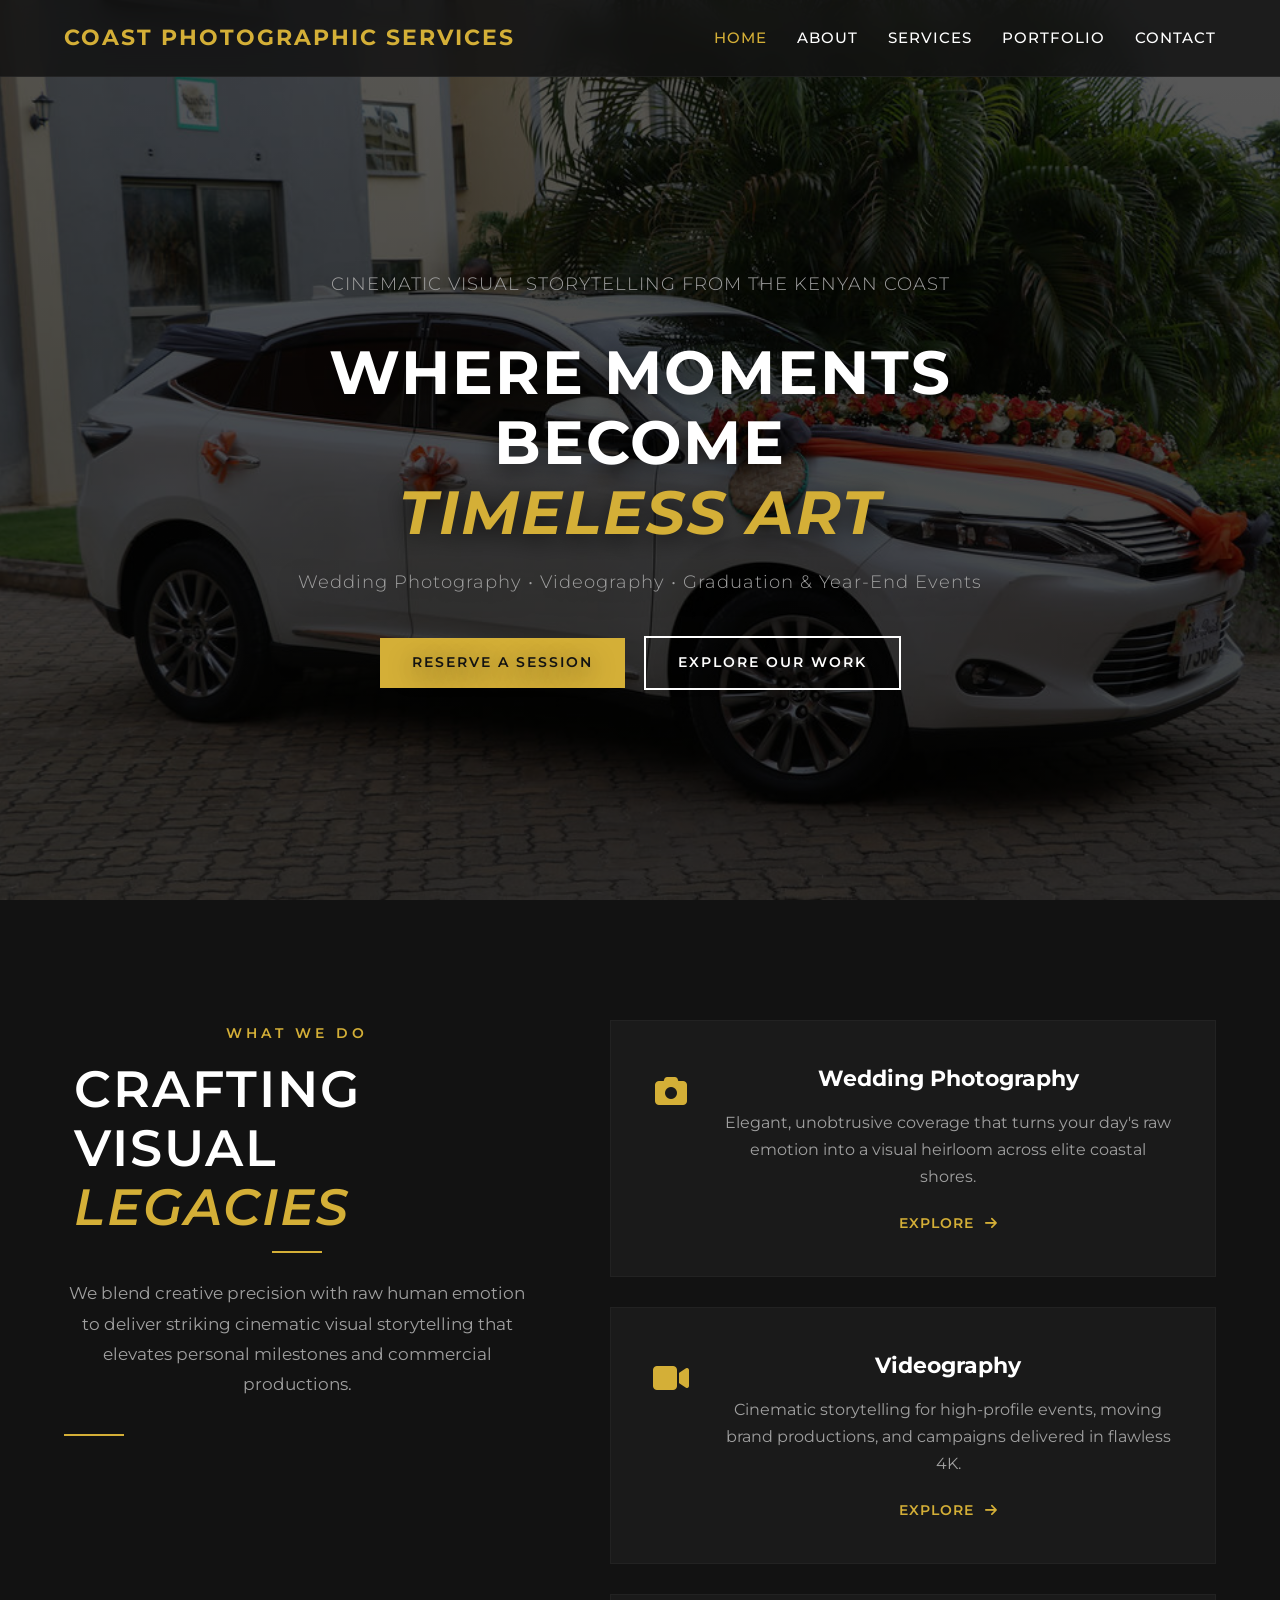
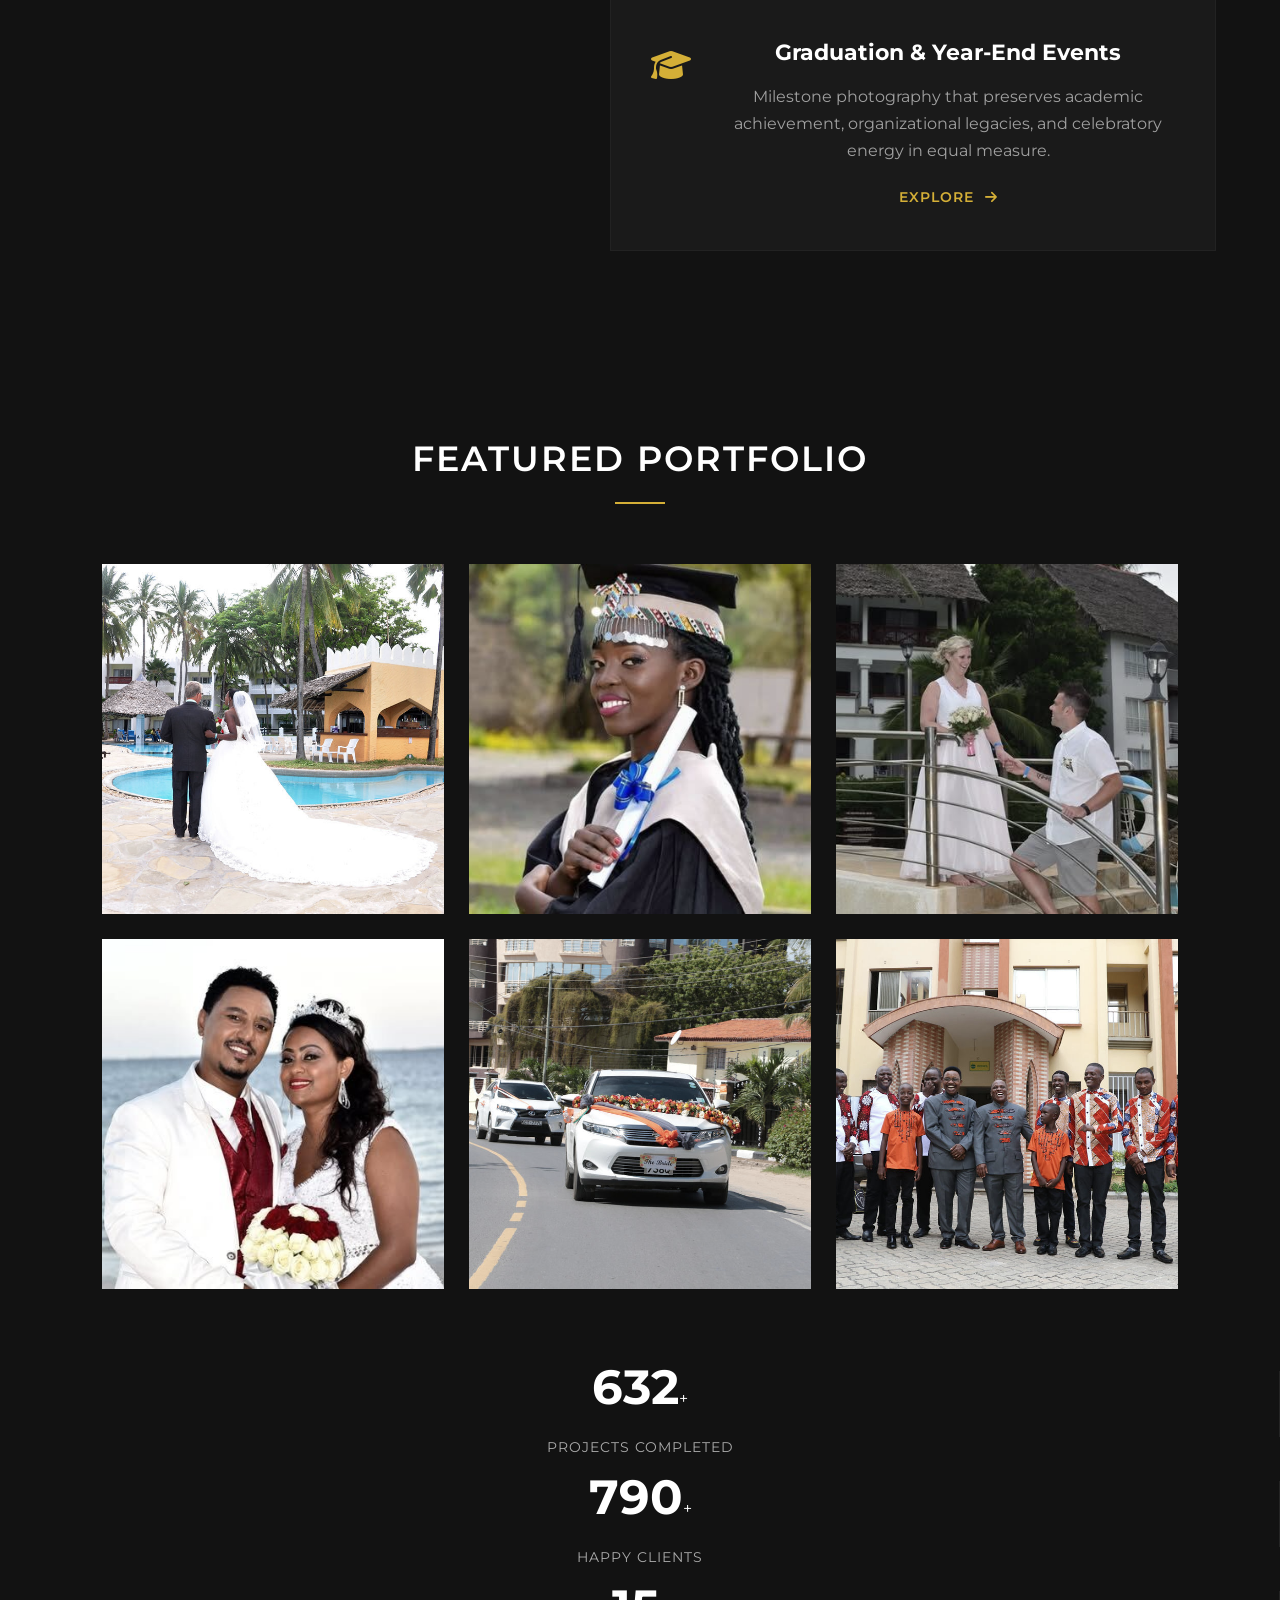
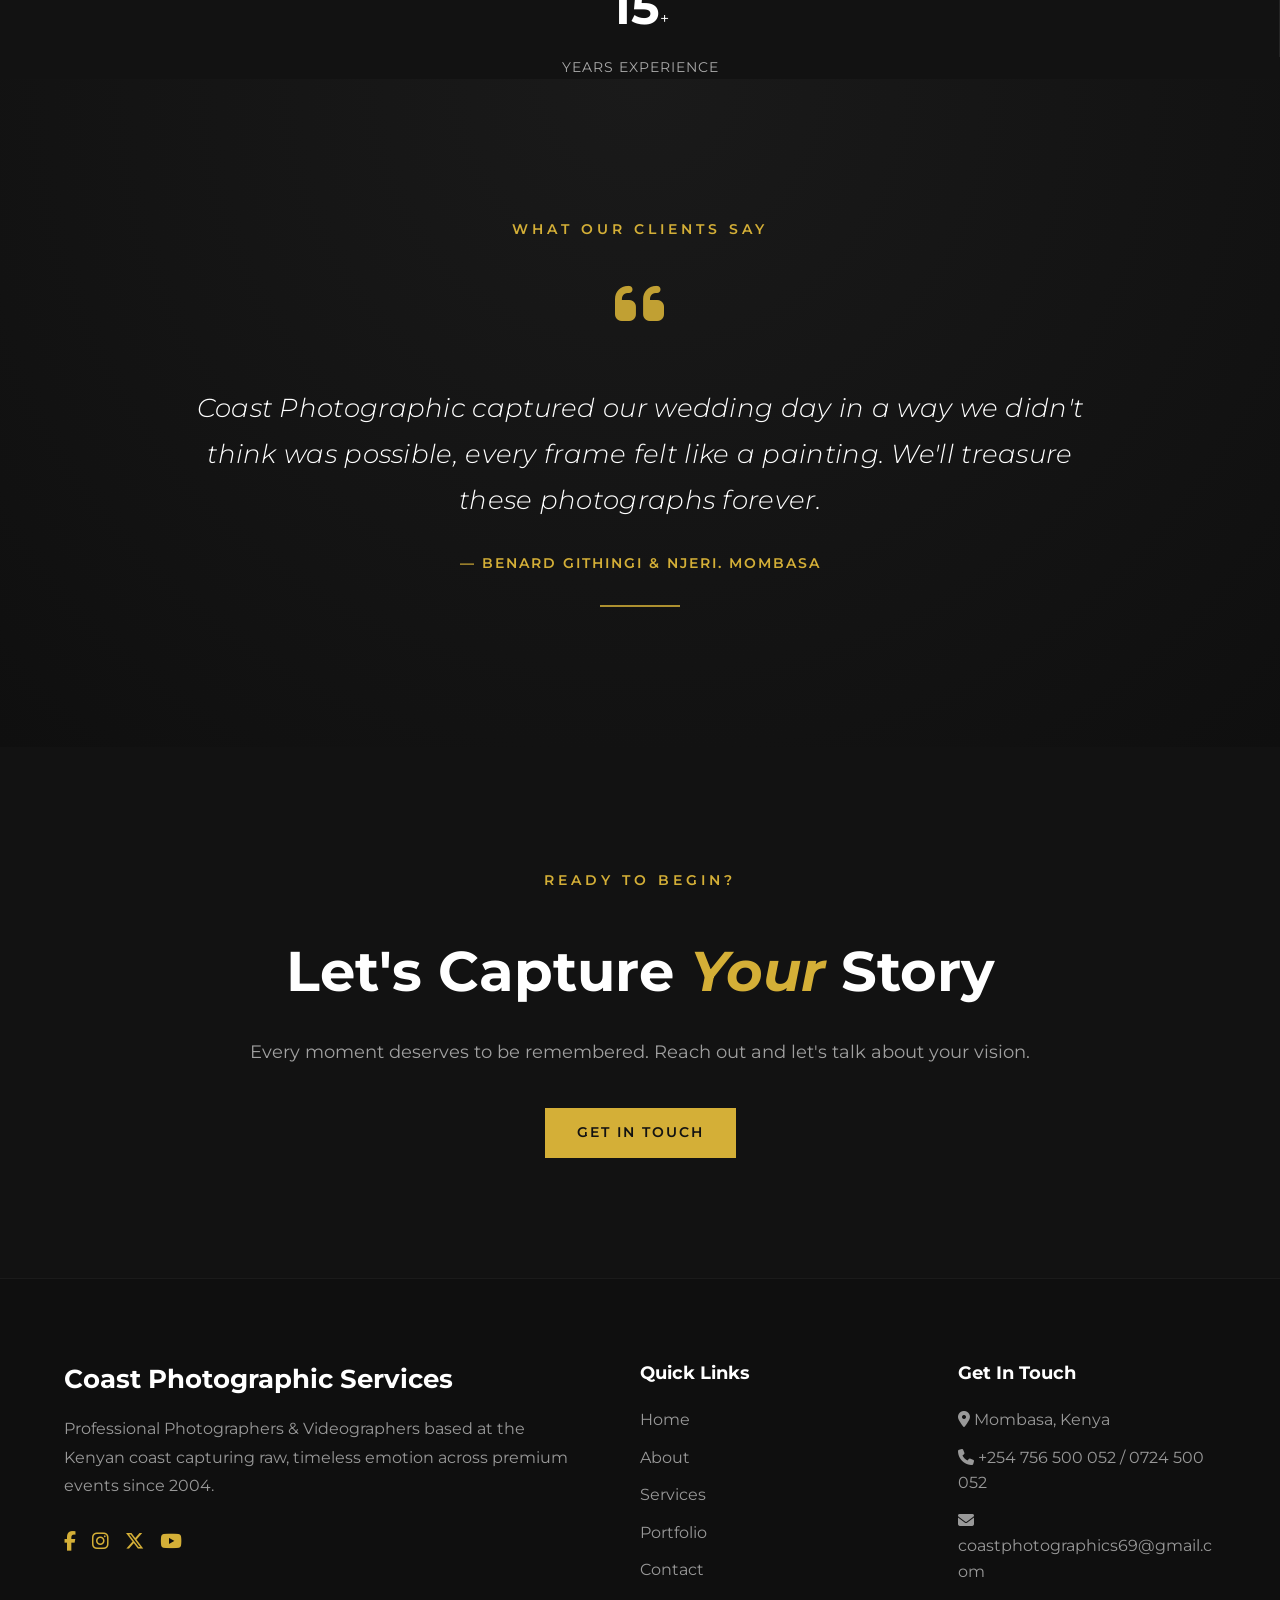
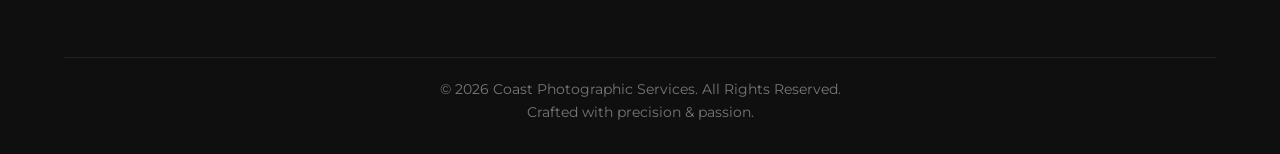
<file: index.html>
<!DOCTYPE html>
<html lang="en">
<head>
    <meta charset="UTF-8">
    <meta name="viewport" content="width=device-width, initial-scale=1.0">
    <title>Coast Photographic Services</title>

    <link rel="stylesheet" href="css/style.css">

    <link rel="preconnect" href="https://fonts.googleapis.com">
    <link rel="preconnect" href="https://fonts.gstatic.com" crossorigin>
    <link href="https://fonts.googleapis.com/css2?family=Montserrat:wght@300;400;500;600;700&display=swap" rel="stylesheet">

    <link rel="stylesheet" href="https://cdnjs.cloudflare.com/ajax/libs/font-awesome/6.5.2/css/all.min.css">
</head>
<body>

    <header>
        <nav class="navbar" id="navbar">
    <div class="logo">Coast Photographic Services</div>

    <ul class="nav-links">
<li><a href="index.html"><i class="fas fa-home"></i>Home</a></li>
<li><a href="about.html"><i class="fas fa-users"></i>About</a></li>
<li><a href="services.html"><i class="fas fa-camera-retro"></i>Services</a></li>
<li><a href="portfolio.html"><i class="fas fa-images"></i>Portfolio</a></li>
<li><a href="contact.html"><i class="fas fa-envelope"></i>Contact</a></li>
    </ul>

    <div class="menu-btn" aria-label="Toggle navigation" role="button">
        <i class="fas fa-bars"></i>
    </div>
</nav>
    </header>

    <main>
       <section class="hero hero-section">

    <div class="hero-slideshow">
        <div class="slide active" style="background-image: linear-gradient(rgba(0,0,0,0.65), rgba(0,0,0,0.75)), url('images/3J0A9592.JPG');"></div>
        <div class="slide" style="background-image: linear-gradient(rgba(0,0,0,0.65), rgba(0,0,0,0.75)), url('images/conf1.jpg');"></div>
        <div class="slide" style="background-image: linear-gradient(rgba(0,0,0,0.65), rgba(0,0,0,0.75)), url('images/3J0A0975.JPG');"></div>
        <div class="slide" style="background-image: linear-gradient(rgba(0,0,0,0.65), rgba(0,0,0,0.75)), url('images/3J0A9477.JPG');"></div>
    </div>

    <div class="hero-content">

        <p class="hero-eyebrow">Cinematic Visual Storytelling from the Kenyan Coast</p>

        <h1 class="hero-headline">
            Where Moments Become<br>
            <span class="highlight">Timeless Art</span>
        </h1>

        <p class="hero-sub">
            Wedding Photography • Videography  • Graduation & Year-End Events
        </p>

        <div class="hero-buttons">
            <a href="contact.html#booking-form" class="btn gold-btn">Reserve a Session</a>
            <a href="portfolio.html" class="btn outline-btn">Explore Our Work</a>
        </div>

    </div>
</section>

      <section class="services home-services-section">
    <div class="services-container">

        <div class="services-left-col">
            <span class="section-label">What We Do</span>

            <h2 class="section-title services-title">
                Crafting Visual<br><em>Legacies</em>
            </h2>

            <p class="services-intro">
                We blend creative precision with raw human emotion to deliver
                striking cinematic visual storytelling that elevates personal
                milestones and commercial productions.
            </p>

            <div class="accent-line"></div>
        </div>

        <div class="services-right-col">

            <article class="service-card-modern">
                <div class="card-icon">
                    <i class="fas fa-camera"></i>
                </div>

                <div class="card-content">
                    <h3>Wedding Photography</h3>
                    <p>
                        Elegant, unobtrusive coverage that turns your day's raw
                        emotion into a visual heirloom across elite coastal shores.
                    </p>

                    <a href="portfolio.html#wedding" class="service-link">
                        Explore <i class="fas fa-arrow-right"></i>
                    </a>
                </div>
            </article>

            <article class="service-card-modern">
                <div class="card-icon">
                    <i class="fas fa-video"></i>
                </div>

                <div class="card-content">
                    <h3>Videography</h3>
                    <p>
                        Cinematic storytelling for high-profile events, moving
                        brand productions, and campaigns delivered in flawless 4K.
                    </p>

                    <a href="portfolio.html" class="service-link">
                        Explore <i class="fas fa-arrow-right"></i>
                    </a>
                </div>
            </article>

            <article class="service-card-modern">
                <div class="card-icon">
                    <i class="fas fa-graduation-cap"></i>
                </div>

                <div class="card-content">
                    <h3>Graduation & Year-End Events</h3>
                    <p>
                        Milestone photography that preserves academic achievement,
                        organizational legacies, and celebratory energy in equal measure.
                    </p>

                    <a href="portfolio.html#graduation" class="service-link">
                        Explore <i class="fas fa-arrow-right"></i>
                    </a>
                </div>
            </article>

        </div>

    </div>
</section>

        <section class="portfolio-preview">
            <h2 class="section-title">Featured Portfolio</h2>

            <div class="gallery">
                <img src="images/DSC_0088.JPG" alt="Wedding couples portrait session">
                <img src="images/photo2.jpg" alt="Cinematic outdoor landscape shot">
                <img src="images/photo3.jpg" alt="Studio professional fashion portrait">
                <img src="images/photo4.jpg" alt="Corporate commercial event photography">
                <img src="images/3J0A0433.JPG" alt="Candid family photography session">
                <img src="images/3J0A9477.JPG" alt="Luxury destination event videography still">
            </div>
        </section>

        <div class="stat">
    <span class="stat-number" data-value="800">0</span><span>+</span>
    <p>Projects Completed</p>
</div>

<div class="stat">
    <span class="stat-number" data-value="1000">0</span><span>+</span>
    <p>Happy Clients</p>
</div>

<div class="stat">
    <span class="stat-number" data-value="20">0</span><span>+</span>
    <p>Years Experience</p>
</div>

       <section class="testimonial-band">
    <div class="container testimonial-inner">

        <p class="section-label">What Our Clients Say</p>

        <div class="testimonial-icon">
            <i class="fas fa-quote-left"></i>
        </div>

        <blockquote class="testimonial-quote">
            <p>
                Coast Photographic captured our wedding day in a way we didn't think was possible, 
                every frame felt like a painting. We'll treasure these photographs forever.
            </p>

            <cite>— Benard Githingi & Njeri. Mombasa</cite>
        </blockquote>

    </div>
</section>

        <section class="cta-section">
    <div class="cta-inner">
        <p class="section-label">Ready to begin?</p>

        <h2>
            Let's Capture <em>Your</em> Story
        </h2>

        <p class="cta-sub">
            Every moment deserves to be remembered. Reach out and let's talk
            about your vision.
        </p>

        <a href="contact.html" class="btn gold-btn">
            Get In Touch
        </a>
    </div>
</section>
    </main>

  <footer class="site-footer">
    <div class="footer-container">

        <div class="footer-brand">
            <h3>Coast Photographic Services</h3>

            <p>
                Professional Photographers & Videographers based at the Kenyan coast 
                capturing raw, timeless emotion across premium events since 2004.
            </p>

            <div class="footer-socials">
                <a href="https://facebook.com" target="_blank"><i class="fab fa-facebook-f"></i></a>
                <a href="https://instagram.com" target="_blank"><i class="fab fa-instagram"></i></a>
                <a href="https://twitter.com" target="_blank"><i class="fab fa-x-twitter"></i></a>
                <a href="https://youtube.com" target="_blank"><i class="fab fa-youtube"></i></a>
            </div>
        </div>

        <div class="footer-links">
            <h4>Quick Links</h4>
            <ul>
                <li><a href="index.html">Home</a></li>
                <li><a href="about.html">About</a></li>
                <li><a href="services.html">Services</a></li>
                <li><a href="portfolio.html">Portfolio</a></li>
                <li><a href="contact.html">Contact</a></li>
            </ul>
        </div>

        <div class="footer-contact">
            <h4>Get In Touch</h4>

            <ul>
                <li><i class="fas fa-map-marker-alt"></i> Mombasa, Kenya</li>
                <li><i class="fas fa-phone"></i> <a href="tel:+254 724 500 052">+254 756 500 052 / 0724 500 052  </a></li>
                <li><i class="fas fa-envelope"></i> <a href="mailto:coastphotographiccs69@gmail.com">coastphotographics69@gmail.com</a></li>
            </ul>
        </div>

    </div>

    <div class="footer-bottom">
        <p>&copy; 2026 Coast Photographic Services. All Rights Reserved.</p>
        <p>Crafted with precision & passion.</p>
    </div>
</footer>

    <script src="js/script.js"></script>
</body>
</html>
</file>
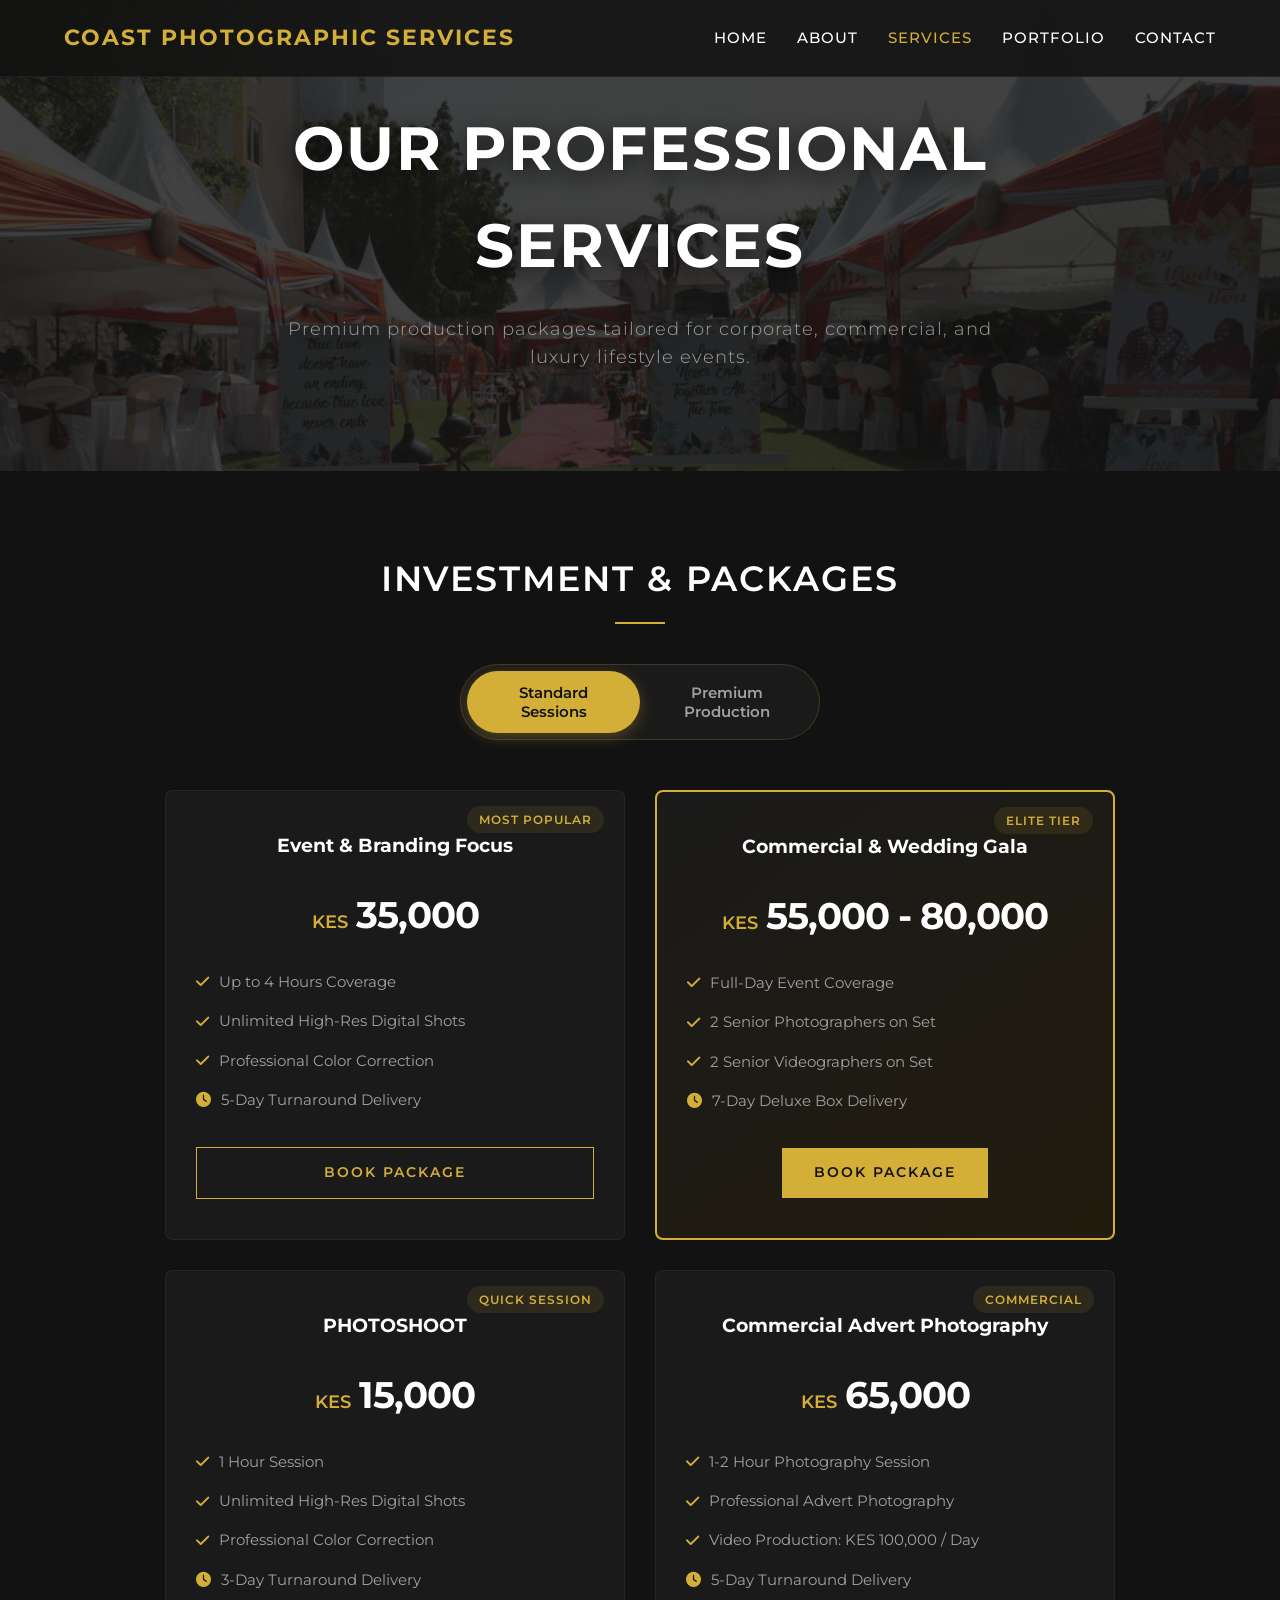
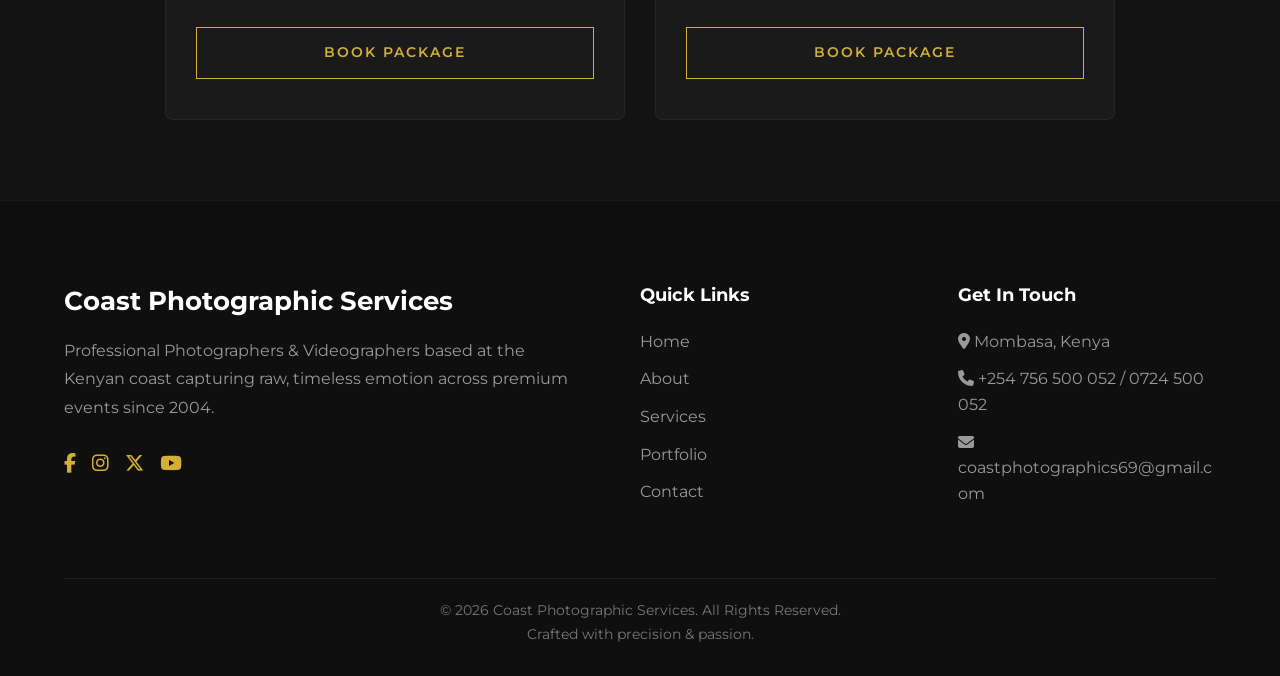
<file: services.html>
<!DOCTYPE html>
<html lang="en">
<head>
    <meta charset="UTF-8">
    <meta name="viewport" content="width=device-width, initial-scale=1.0">
    <title>Our Services - Coast Photographic Services</title>
    <link rel="stylesheet" href="css/style.css">
    <link rel="preconnect" href="https://fonts.googleapis.com">
    <link rel="preconnect" href="https://fonts.gstatic.com" crossorigin>
    <link href="https://fonts.googleapis.com/css2?family=Montserrat:wght@300;400;500;600;700&display=swap" rel="stylesheet">
    <link rel="stylesheet" href="https://cdnjs.cloudflare.com/ajax/libs/font-awesome/6.5.2/css/all.min.css">
</head>
<body>

   <header>
        <nav class="navbar" id="navbar">
            <div class="logo">Coast Photographic Services</div>
            <ul class="nav-links">
               <li><a href="index.html"><i class="fas fa-home"></i>Home</a></li>
               <li><a href="about.html"><i class="fas fa-users"></i>About</a></li>
               <li><a href="services.html"><i class="fas fa-camera-retro"></i>Services</a></li>
               <li><a href="portfolio.html"><i class="fas fa-images"></i>Portfolio</a></li>
               <li><a href="contact.html"><i class="fas fa-envelope"></i>Contact</a></li>
            </ul>
            <div class="menu-btn" aria-label="Toggle navigation" role="button">
                <i class="fas fa-bars"></i>
            </div>
        </nav>
    </header>

    <main>
        <section class="services-page-hero">
            <div class="hero-content">
                <h1>Our Professional Services</h1>
                <p>Premium production packages tailored for corporate, commercial, and luxury lifestyle events.</p>
            </div>
        </section>

        <section class="services-pricing reveal">
    <div class="container">

      <h2 class="section-title">
    Investment & Packages
</h2>
        <div class="pricing-toggle-container">
            <button class="pricing-toggle-btn active" data-tier="standard">Standard Sessions</button>
            <button class="pricing-toggle-btn" data-tier="premium">Premium Production</button>
        </div>

        <div class="pricing-grid">
            <div class="pricing-card core-package">
                <div class="card-tier-tag">Most Popular</div>
                <h3>Event & Branding Focus</h3>
                <div class="price-box">
                    <span class="currency">KES</span>
                    <span class="price-amount" data-standard="35,000" data-premium="80,000">35,000</span>
                </div>
                <ul class="package-features">
                    <li><i class="fas fa-check"></i> <span class="feature-text">Up to 4 Hours Coverage</span></li>
                    <li><i class="fas fa-check"></i> Unlimited High-Res Digital Shots</li>
                    <li><i class="fas fa-check"></i> Professional Color Correction</li>
                    <li><i class="fas fa-clock"></i> <span class="feature-delivery">5-Day Turnaround Delivery</span></li>
                </ul>
                <a href="contact.html" class="btn transparent-gold-btn">Book Package</a>
            </div>

            <div class="pricing-card premium-highlight core-package">
                <div class="card-tier-tag">Elite Tier</div>
                <h3>Commercial & Wedding Gala</h3>
                <div class="price-box">
                    <span class="currency">KES</span>
                     <span class="price-amount" data-standard="55,000 - 80,000" data-premium="150,000">55,000 - 80,000</span>
                </div>
                <ul class="package-features">
                    <li><i class="fas fa-check"></i> <span class="feature-text">Full-Day Event Coverage</span></li>
                    <li><i class="fas fa-check"></i> 2 Senior Photographers on Set</li>
                    <li><i class="fas fa-check"></i> 2 Senior Videographers on Set</li>
                    <li><i class="fas fa-clock"></i> <span class="feature-delivery">7-Day Deluxe Box Delivery</span></li>
                </ul>
                <a href="contact.html" class="btn gold-btn">Book Package</a>
            </div>

            <div class="pricing-card standard-only">
                <div class="card-tier-tag">Quick Session</div>
                <h3>PHOTOSHOOT</h3>
                <div class="price-box">
                    <span class="currency">KES</span>
                    <span class="price-amount" data-standard="15,000" data-premium="15,000">15,000</span>
                </div>
                <ul class="package-features">
                    <li><i class="fas fa-check"></i> <span class="feature-text">1 Hour Session</span></li>
                    <li><i class="fas fa-check"></i> Unlimited High-Res Digital Shots</li>
                    <li><i class="fas fa-check"></i> Professional Color Correction</li>
                    <li><i class="fas fa-clock"></i> <span class="feature-delivery">3-Day Turnaround Delivery</span></li>
                </ul>
                <a href="contact.html" class="btn transparent-gold-btn">Book Package</a>
            </div>

            <div class="pricing-card standard-only">
                <div class="card-tier-tag">Commercial</div>
                <h3>Commercial Advert Photography</h3>
                <div class="price-box">
                    <span class="currency">KES</span>
                    <span class="price-amount" data-standard="65,000" data-premium="65,000">65,000</span>
                </div>
                <ul class="package-features">
                    <li><i class="fas fa-check"></i> <span class="feature-text">1-2 Hour Photography Session</span></li>
                    <li><i class="fas fa-check"></i> Professional Advert Photography</li>
                    <li><i class="fas fa-check"></i> <span class="feature-text">Video Production: KES 100,000 / Day</span></li>
                    <li><i class="fas fa-clock"></i> <span class="feature-delivery">5-Day Turnaround Delivery</span></li>
                </ul>
                <a href="contact.html" class="btn transparent-gold-btn">Book Package</a>
            </div>
        </div>
    </div>
</section>

    </main>

     <footer class="site-footer">
    <div class="footer-container">

        <div class="footer-brand">
            <h3>Coast Photographic Services</h3>

            <p>
                Professional Photographers & Videographers based at the Kenyan coast 
                capturing raw, timeless emotion across premium events since 2004.
            </p>

            <div class="footer-socials">
                <a href="https://facebook.com" target="_blank"><i class="fab fa-facebook-f"></i></a>
                <a href="https://instagram.com" target="_blank"><i class="fab fa-instagram"></i></a>
                <a href="https://twitter.com" target="_blank"><i class="fab fa-x-twitter"></i></a>
                <a href="https://youtube.com" target="_blank"><i class="fab fa-youtube"></i></a>
            </div>
        </div>

        <div class="footer-links">
            <h4>Quick Links</h4>
            <ul>
                <li><a href="index.html">Home</a></li>
                <li><a href="about.html">About</a></li>
                <li><a href="services.html">Services</a></li>
                <li><a href="portfolio.html">Portfolio</a></li>
                <li><a href="contact.html">Contact</a></li>
            </ul>
        </div>

        <div class="footer-contact">
            <h4>Get In Touch</h4>

            <ul>
                <li><i class="fas fa-map-marker-alt"></i> Mombasa, Kenya</li>
                <li><i class="fas fa-phone"></i> <a href="tel:+254 724 500 052">+254 756 500 052 / 0724 500 052  </a></li>
                <li><i class="fas fa-envelope"></i> <a href="mailto:coastphotographiccs69@gmail.com">coastphotographics69@gmail.com</a></li>
            </ul>
        </div>

    </div>

    <div class="footer-bottom">
        <p>&copy; 2026 Coast Photographic Services. All Rights Reserved.</p>
        <p>Crafted with precision & passion.</p>
    </div>
</footer>

    <script src="js/script.js"></script>
</body>
</html>
</file>
<file: css/style.css>
* {
    margin: 0;
    padding: 0;
    box-sizing: border-box;
    font-family: "Montserrat", sans-serif;
}

html {
    scroll-behavior: smooth;
    overflow-x: hidden;
    width: 100%;
    max-width: 100%;
}

h1, h2, h3, h4, h5, h6, p {
    overflow-wrap: break-word;
    word-break: break-word;
}

:root {
    --bg-main: #121212;
    --bg-surface: #1a1a1a;
    --bg-surface-hover: #262626;
    --accent-gold: #d4af37;
    --accent-gold-hover: #f3cf65;
    --text-white: #ffffff;
    --text-muted: #a0a0a0;
    --transition-smooth: all 0.4s cubic-bezier(0.25, 0.46, 0.45, 0.94);
    --navbar-height: 78px;
    /* Focal point for all background photos. "cover" always fills the
       box without stretching, but on a narrow/tall phone screen much
       more gets cropped off the top and bottom of a landscape photo
       than on a wide desktop screen. Biasing toward the top keeps
       faces/subjects (usually framed in the upper two-thirds) in
       view. Override this per-section below if a specific photo
       needs a different focal point. */
    --bg-focal-point: center top;
}

body {
    background: var(--bg-main);
    color: var(--text-white);
    overflow-x: hidden;
    line-height: 1.6;
    width: 100%;
    max-width: 100vw;
}

img, video {
    max-width: 100%;
}

.navbar {
    display: flex;
    justify-content: space-between;
    align-items: center;
    padding: 20px 5%;
    position: fixed;
    width: 100%;
    max-width: 100vw;
    top: 0;
    z-index: 1700;
    background: rgba(18, 18, 18, 0.85);
    backdrop-filter: blur(12px);
    -webkit-backdrop-filter: blur(12px);
    border-bottom: 1px solid rgba(255, 255, 255, 0.05);
    transition: var(--transition-smooth);
    box-sizing: border-box;
    gap: 12px;
}

.logo {
    color: var(--accent-gold);
    font-size: clamp(0.85rem, 4.2vw, 1.4rem);
    font-weight: 700;
    letter-spacing: 2px;
    text-transform: uppercase;
    min-width: 0;
    overflow-wrap: break-word;
    word-break: break-word;
    flex: 1 1 auto;
}

.nav-links {
    display: flex;
    gap: 30px;
    list-style: none;
    transition: 0.3s;
}

.nav-links a {
    color: var(--text-white);
    text-decoration: none;
    font-size: 0.95rem;
    font-weight: 500;
    letter-spacing: 1px;
    text-transform: uppercase;
    transition: var(--transition-smooth);
}

.nav-links a i {
    display: none;
}

.nav-links a:hover {
    color: var(--accent-gold);
}

.hero {
    height: 100vh;
    background: url("../images/hero.jpg") var(--bg-focal-point)/cover no-repeat;
    position: relative;
    display: flex;
    align-items: center;
    justify-content: center;
    text-align: center;
    animation: fadeIn 1.5s ease-in-out;
}

.hero-content {
    color: #ffffff;
    text-shadow: 0 6px 25px rgba(0,0,0,0.7);
    position: relative;
    z-index: 2;
    max-width: 800px;
    width: 100%;
    min-width: 0;
    padding: 0 20px;
    box-sizing: border-box;
    animation: fadeInUp 1.2s cubic-bezier(0.25, 0.46, 0.45, 0.94) forwards;
}

.hero-content h1 {
    font-size: clamp(1.9rem, 8vw, 3.8rem);
    font-weight: 700;
    letter-spacing: 2px;
    margin-bottom: 20px;
    text-transform: uppercase;
    overflow-wrap: break-word;
    word-break: break-word;
}

.hero-content p {
    font-size: 1.1rem;
    color: var(--text-muted);
    margin-bottom: 40px;
    font-weight: 300;
    letter-spacing: 1px;
}

.btn {
    padding: 14px 32px;
    text-decoration: none;
    border-radius: 0px;
    font-weight: 600;
    font-size: 0.85rem;
    text-transform: uppercase;
    letter-spacing: 2px;
    transition: var(--transition-smooth);
    display: inline-block;
}

.gold-btn {
    background: var(--accent-gold);
    color: #121212;
}

.gold-btn:hover {
    background: var(--accent-gold-hover);
    transform: translateY(-3px);
    box-shadow: 0 10px 20px rgba(212, 175, 55, 0.15);
}

.outline-btn {
    border: 2px solid var(--text-white);
    color: var(--text-white);
    margin-left: 15px;
}

.outline-btn:hover {
    background: var(--text-white);
    color: #121212;
    transform: translateY(-3px);
}

.services,
.portfolio-preview,
.stats,
.cta,
.about-section,
.services-page,
.portfolio-page,
.booking-section,
.contact-section {
    padding: 60px 8%;
    background: var(--bg-main);
}

.section-title {
    text-align: center;
    font-size: clamp(1.4rem, 4.5vw, 2.2rem);
    font-weight: 600;
    letter-spacing: 2px;
    text-transform: uppercase;
    margin-bottom: 60px;
    color: var(--text-white);
    position: relative;
    overflow-wrap: break-word;
    word-break: break-word;
    padding: 0 10px;
}

.section-title::after {
    content: "";
    display: block;
    width: 50px;
    height: 2px;
    background: var(--accent-gold);
    margin: 15px auto 0 auto;
}

.service-container {
    display: grid;
    grid-template-columns: repeat(auto-fit, minmax(280px, 1fr));
    gap: 30px;
}

/* ---- Home page featured gallery preview: phone-gallery style ---- */
.gallery {
    display: grid;
    grid-template-columns: repeat(auto-fit, minmax(300px, 1fr));
    gap: 25px;
}

.gallery img {
    width: 100%;
    height: 350px;
    object-fit: cover;
    border-radius: 0px;
    transition: var(--transition-smooth);
    filter: grayscale(20%);
    cursor: pointer;
    display: block;
}

.gallery img:hover {
    transform: scale(1.03);
    filter: grayscale(0%);
    box-shadow: 0 15px 30px rgba(0,0,0,0.5);
}

footer {
    background: #0a0a0a;
    padding: 80px 8% 40px 8%;
    border-top: 1px solid rgba(255, 255, 255, 0.05);
}

.page-banner {
    min-height: 250px;
    height: 35vh;
    display: flex;
    justify-content: center;
    align-items: center;
    text-align: center;
    background: linear-gradient(rgba(0,0,0,0.6), var(--bg-main)),
                url("../images/banner-bg.jpg") var(--bg-focal-point)/cover no-repeat;
    padding: 100px 20px 20px;
    box-sizing: border-box;
}

.page-banner h1 {
    font-size: clamp(1.7rem, 7vw, 3.5rem);
    text-transform: uppercase;
    letter-spacing: 3px;
    color: var(--text-white);
    overflow-wrap: break-word;
    word-break: break-word;
    max-width: 100%;
}

.about-section {
    display: grid;
    grid-template-columns: repeat(auto-fit, minmax(300px, 1fr));
    gap: 50px;
    align-items: center;
    padding-top: 40px;
}

.service-box {
    background: var(--bg-surface);
    padding: 40px;
    border-radius: 0px;
    margin-bottom: 30px;
    border-left: 3px solid var(--accent-gold);
}

.booking-form,
.contact-form {
    max-width: 650px;
    margin: auto;
    display: flex;
    flex-direction: column;
    gap: 25px;
}

.booking-form input,
.booking-form textarea,
.booking-form select,
.contact-form input,
.contact-form textarea {
    padding: 18px;
    background: var(--bg-surface);
    border: 1px solid rgba(255, 255, 255, 0.05);
    color: white;
    border-radius: 0px;
    font-size: 0.95rem;
    transition: var(--transition-smooth);
    width: 100%;
}

.booking-form input:focus,
.booking-form textarea:focus,
.booking-form select:focus,
.contact-form input:focus,
.contact-form textarea:focus {
    outline: none;
    border-color: var(--accent-gold);
    background: var(--bg-surface-hover);
}

.contact-section {
    display: grid;
    grid-template-columns: repeat(auto-fit, minmax(300px, 1fr));
    gap: 50px;
}

.menu-btn {
    display: none;
    cursor: pointer;
    z-index: 2001;
    font-size: 1.5rem;
    color: var(--accent-gold);
    transition: var(--transition-smooth);
    flex-shrink: 0;
}

.menu-btn i {
    transition: transform 0.3s ease;
}

.menu-btn.open i {
    transform: rotate(90deg);
}

.nav-links a:hover,
.nav-links a.active {
    color: var(--accent-gold);
}

.about-text-content p {
    color: var(--text-muted);
    font-size: 1.05rem;
    line-height: 1.8;
}

.about-text-content .section-title::after {
    margin: 15px 0 0 0;
}

.about-profile-card {
    background: var(--bg-surface);
    padding: 30px;
    border: 1px solid rgba(255, 255, 255, 0.03);
    text-align: center;
    transition: var(--transition-smooth);
}

.about-profile-card:hover {
    border-color: rgba(212, 175, 55, 0.2);
}

.director-image-placeholder {
    width: 100%;
    height: 400px;
    background: #222;
    overflow: hidden;
    position: relative;
    border: 1px dashed rgba(212, 175, 55, 0.3);
}

.director-image-placeholder img {
    width: 100%;
    height: 100%;
    object-fit: cover;
    object-position: top;
    transition: var(--transition-smooth);
}

.about-profile-card:hover .director-image-placeholder img {
    transform: scale(1.02);
}

.director-info {
    padding-top: 25px;
}

.director-info h3 {
    font-size: 1.4rem;
    letter-spacing: 1px;
    text-transform: uppercase;
    color: var(--text-white);
    margin-bottom: 5px;
}

.director-info .role-title {
    color: var(--accent-gold);
    font-size: 0.9rem;
    text-transform: uppercase;
    letter-spacing: 2px;
    font-weight: 500;
}

.filter-btn {
    background: var(--bg-surface);
    border: 1px solid #2a2a2a;
    color: var(--text-muted);
    padding: 10px 24px;
    font-size: 0.9rem;
    text-transform: uppercase;
    letter-spacing: 1px;
    cursor: pointer;
    font-weight: 600;
    transition: var(--transition-smooth);
    font-family: "Montserrat", sans-serif;
    border-radius: 4px;
    white-space: nowrap;
    flex-shrink: 0;
}

.filter-btn:hover,
.filter-btn.active {
    border-color: var(--accent-gold);
    color: var(--accent-gold);
    background: rgba(212, 175, 55, 0.02);
}

.split-layout {
    display: grid;
    grid-template-columns: 1fr 1.2fr;
    gap: 60px;
    align-items: start;
}

.info-intro-text {
    color: var(--text-muted);
    font-size: 1.05rem;
    line-height: 1.7;
    margin-bottom: 40px;
}

.contact-info-block .section-title::after {
    margin: 15px 0 0 0;
}

.info-details-list {
    display: flex;
    flex-direction: column;
    gap: 30px;
}

.info-item {
    display: flex;
    align-items: flex-start;
    gap: 20px;
    margin-top: 30px;
}

.info-item i {
    font-size: 1.4rem;
    color: var(--accent-gold);
    background: var(--bg-surface);
    width: 50px;
    height: 50px;
    display: flex;
    justify-content: center;
    align-items: center;
    border: 1px solid rgba(255, 255, 255, 0.03);
    flex-shrink: 0;
}

.info-item h4 {
    font-size: 1.1rem;
    font-weight: 600;
    margin-bottom: 5px;
    text-transform: uppercase;
    letter-spacing: 1px;
}

.info-item p {
    color: var(--text-muted);
    font-size: 0.95rem;
    word-break: break-word;
}

.contact-form-block {
    background: var(--bg-surface);
    padding: 40px;
    border: 1px solid #2a2a2a;
    box-shadow: 0 20px 40px rgba(0,0,0,0.3);
    flex: 1.2;
    border-radius: 8px;
    min-width: 350px;
}

.form-card-header {
    margin-bottom: 35px;
}

.form-card-header h3 {
    font-size: 1.6rem;
    text-transform: uppercase;
    letter-spacing: 1px;
    margin-bottom: 8px;
    color: var(--text-white);
}

.form-card-header p {
    color: var(--text-muted);
    font-size: 0.9rem;
}

.unified-form .form-group-split {
    display: grid;
    grid-template-columns: 1fr 1fr;
    gap: 20px;
    margin-bottom: 20px;
}

.unified-form .form-row {
    margin-bottom: 20px;
}

.unified-form input,
.unified-form select,
.unified-form textarea {
    width: 100%;
}

.unified-form select option {
    background: var(--bg-surface);
    color: var(--text-white);
}

.hero-section {
    position: relative;
    width: 100%;
    min-height: 100vh;
    display: flex;
    flex-direction: column;
    justify-content: center;
    align-items: center;
    padding: 100px 20px 40px;
    box-sizing: border-box;
    background: #121212;
}

.hero-slideshow {
    position: absolute;
    top: 0;
    left: 0;
    width: 100%;
    height: 100%;
    z-index: 1;
    overflow: hidden;
}

.hero-slideshow .slide {
    position: absolute;
    top: 0;
    left: 0;
    width: 100%;
    height: 100%;
    background-size: cover;
    background-position: var(--bg-focal-point);
    opacity: 0;
    transform: scale(1.02);
    transition: opacity 4.8s ease-in-out, transform 4.8s ease-in-out;
}

.hero-slideshow .slide.active {
    opacity: 1;
    transform: scale(1);
    z-index: 2;
}

.hero-section .hero-content {
    position: relative;
    z-index: 3;
    max-width: 850px;
    width: 100%;
    min-width: 0;
    padding: 0 25px;
    box-sizing: border-box;
    text-align: center;
}

.hero-buttons {
    position: relative;
    z-index: 4;
}

.home-services-section {
    position: relative;
    width: 100%;
    padding: 120px 5%;
    background: #121212;
    background-attachment: fixed;
    text-align: center;
}

.services-page-hero {
    min-height: 40vh;
    display: flex;
    justify-content: center;
    align-items: center;
    text-align: center;
    padding: 120px 20px 60px 20px;
    background: linear-gradient(rgba(18, 18, 18, 0.8), rgba(18, 18, 18, 0.8)), 
                url("../images/3J0A0460.JPG") no-repeat var(--bg-focal-point)/cover;
    padding-top: 100px;
}

.package-card .btn {
    display: block;
    text-align: center;
    width: 100%;
    padding: 12px;
    text-decoration: none;
    font-weight: 600;
    border-radius: 4px;
    transition: var(--transition-smooth);
}

.portfolio-hero {
    min-height: 35vh;
    display: flex;
    justify-content: center;
    align-items: center;
    text-align: center;
    padding: 120px 20px 40px 20px;
    background: linear-gradient(rgba(18, 18, 18, 0.85), rgba(18, 18, 18, 0.85)), 
                url("../images/13.jpg") no-repeat var(--bg-focal-point)/cover;
}

.portfolio-filter-section {
    padding: 60px 8%;
    background: var(--bg-main);
}

.filter-tabs {
    display: flex;
    justify-content: center;
    flex-wrap: wrap;
    gap: 15px;
    margin-bottom: 50px;
}

.filter-btn:hover, .filter-btn.active {
    background: var(--accent-gold);
    color: #121212;
    border-color: var(--accent-gold);
}

/* ---- Portfolio grid: desktop/laptop (unchanged look) ---- */
.portfolio-grid {
    display: grid;
    grid-template-columns: repeat(4, 1fr);
    gap: 20px;
}

@media (min-width: 1600px) {
    .portfolio-grid {
        grid-template-columns: repeat(5, 1fr);
    }
}

.portfolio-item {
    position: relative;
    border-radius: 6px;
    overflow: hidden;
    height: 280px;
    background: var(--bg-surface);
    transition: var(--transition-smooth);
}

.portfolio-item img {
    width: 100%;
    height: 100%;
    object-fit: cover;
    object-position: center top;
    transition: var(--transition-smooth);
    cursor: pointer;
    display: block;
}

.portfolio-hover {
    position: absolute;
    top: 0;
    left: 0;
    width: 100%;
    height: 100%;
    background: linear-gradient(to top, rgba(18, 18, 18, 0.95), rgba(212, 175, 55, 0.15));
    display: flex;
    flex-direction: column;
    justify-content: flex-end;
    padding: 30px;
    opacity: 0;
    transform: translateY(15px);
    transition: var(--transition-smooth);
}

.portfolio-item:hover .portfolio-hover {
    opacity: 1;
    transform: translateY(0);
}

.portfolio-item:hover img {
    transform: scale(1.08);
}

.portfolio-hover h3 {
    color: var(--text-white);
    font-size: 1.3rem;
    font-weight: 700;
    margin-bottom: 5px;
}

.portfolio-hover p {
    color: var(--accent-gold);
    font-size: 0.85rem;
    letter-spacing: 1px;
    text-transform: uppercase;
}

.portfolio-item.hide {
    display: none;
}

.contact-section.split-layout {
    display: flex;
    justify-content: space-between;
    align-items: flex-start;
    gap: 60px;
    padding: 30px 8%;
    background: var(--bg-main);
}

.contact-info-block {
    flex: 1;
    min-width: 320px;
}

.form-group-split {
    display: flex;
    gap: 20px;
    margin-bottom: 20px;
}

.form-group-split input,
.form-group-split select {
    flex: 1;
    width: 50%;
}

section, .hero, [class*="-section"], [class*="-hero"] {
    position: relative;
    z-index: 1;
}

.services-container {
    max-width: 1200px;
    margin: 0 auto;
    display: flex;
    gap: 80px;
    align-items: flex-start;
}

.services-left-col {
    flex: 1;
    position: sticky;
    top: 120px;
}

.section-label {
    display: inline-block;
    margin-bottom: 15px;
    font-size: 0.85rem;
    font-weight: 600;
    letter-spacing: 4px;
    text-transform: uppercase;
    color: #d4af37;
}

.services-title {
    text-align: left;
    margin-bottom: 25px;
    font-size: clamp(1.7rem, 6.5vw, 3.2rem);
    line-height: 1.15;
    overflow-wrap: break-word;
    word-break: break-word;
}

.services-title em {
    color: #d4af37;
    font-style: italic;
}

.services-intro {
    color: #a0a0a0;
    line-height: 1.8;
    font-size: 1.05rem;
    margin-bottom: 35px;
}

.accent-line {
    width: 60px;
    height: 2px;
    background: #d4af37;
}

.services-right-col {
    flex: 1.3;
    display: flex;
    flex-direction: column;
    gap: 30px;
}

.service-card-modern {
    display: flex;
    gap: 30px;
    align-items: flex-start;
    padding: 40px;
    background: #1a1a1a;
    border: 1px solid #222;
    transition: all 0.4s ease;
}

.service-card-modern:hover {
    transform: translateY(-8px);
    border-color: #d4af37;
}

.service-card-modern .card-icon {
    font-size: 2rem;
    color: #d4af37;
    min-width: 40px;
    margin-top: 5px;
}

.service-card-modern h3 {
    margin-bottom: 12px;
    color: #fff;
    font-size: 1.4rem;
}

.service-card-modern p {
    color: #a0a0a0;
    line-height: 1.7;
    margin-bottom: 20px;
}

.service-link {
    color: #d4af37;
    text-decoration: none;
    text-transform: uppercase;
    letter-spacing: 1px;
    font-size: 0.85rem;
    font-weight: 600;
}

.service-link i {
    margin-left: 6px;
    transition: 0.3s;
}

.service-link:hover i {
    transform: translateX(5px);
}

.testimonial-band {
    padding: 140px 5%;
    background: radial-gradient(circle at top, #1a1a1a, #0f0f0f);
    position: relative;
}

.testimonial-inner {
    max-width: 900px;
    margin: 0 auto;
    text-align: center;
}

.testimonial-icon {
    font-size: clamp(2.2rem, 7vw, 3.5rem);
    color: #d4af37;
    margin-bottom: 35px;
    opacity: 0.9;
}

.testimonial-band blockquote p {
    font-size: clamp(1.1rem, 4.5vw, 1.6rem);
    line-height: 1.8;
    color: #ffffff;
    font-weight: 300;
    font-style: italic;
    margin-bottom: 30px;
    overflow-wrap: break-word;
    word-break: break-word;
}

.testimonial-band cite {
    color: #d4af37;
    font-style: normal;
    font-weight: 600;
    letter-spacing: 1px;
}

.cta-section {
    padding: 120px 5%;
    background: #121212;
    text-align: center;
}

.cta-inner {
    max-width: 800px;
    margin: 0 auto;
}

.cta-inner h2 {
    font-size: clamp(1.9rem, 7vw, 3.5rem);
    margin: 20px 0;
    color: #fff;
    overflow-wrap: break-word;
    word-break: break-word;
}

.cta-inner h2 em {
    color: #d4af37;
    font-style: italic;
}

.cta-sub {
    color: #a0a0a0;
    line-height: 1.8;
    margin-bottom: 40px;
    font-size: 1.1rem;
}

.site-footer {
    background: #0f0f0f;
    color: #ccc;
    padding: 80px 5% 30px;
}

.footer-container {
    max-width: 1200px;
    margin: 0 auto;
    display: grid;
    grid-template-columns: 2fr 1fr 1fr;
    gap: 60px;
}

.footer-brand h3 {
    color: #fff;
    margin-bottom: 15px;
    font-size: 1.6rem;
}

.footer-brand p {
    line-height: 1.8;
    color: #999;
    margin-bottom: 25px;
}

.footer-socials a {
    display: inline-block;
    margin-right: 12px;
    color: #d4af37;
    font-size: 1.2rem;
    transition: 0.3s;
}

.footer-socials a:hover {
    transform: translateY(-3px);
    color: #fff;
}

.footer-links h4,
.footer-contact h4 {
    color: #fff;
    margin-bottom: 20px;
    font-size: 1.1rem;
}

.footer-links ul,
.footer-contact ul {
    list-style: none;
    padding: 0;
}

.footer-links ul li {
    margin-bottom: 12px;
}

.footer-links ul li a {
    color: #999;
    text-decoration: none;
    transition: 0.3s;
}

.footer-links ul li a:hover {
    color: #d4af37;
    padding-left: 5px;
}

.footer-contact ul li {
    margin-bottom: 12px;
    color: #999;
    word-break: break-word;
}

.footer-contact a {
    color: #999;
    text-decoration: none;
}

.footer-contact a:hover {
    color: #d4af37;
}

.footer-bottom {
    margin-top: 60px;
    padding-top: 20px;
    border-top: 1px solid #222;
    text-align: center;
    color: #777;
    font-size: 0.9rem;
}

.testimonial-quote p {
    font-size: clamp(1.15rem, 5vw, 1.8rem);
    line-height: 1.9;
    color: #f5f5f5;
    font-weight: 300;
    font-style: italic;
    letter-spacing: 0.3px;
    margin-bottom: 35px;
    overflow-wrap: break-word;
    word-break: break-word;
}

.testimonial-quote cite {
    display: block;
    color: #d4af37;
    font-style: normal;
    font-weight: 600;
    letter-spacing: 2px;
    text-transform: uppercase;
    font-size: 0.85rem;
}

.testimonial-quote::after {
    content: "";
    display: block;
    width: 80px;
    height: 2px;
    background: #d4af37;
    margin: 30px auto 0;
    opacity: 0.8;
}

.testimonial-band .section-label {
    display: block;
    margin-bottom: 20px;
    font-size: 0.85rem;
    letter-spacing: 4px;
    text-transform: uppercase;
    color: #d4af37;
    font-weight: 600;
}

.hero-eyebrow {
    color: #d4af37;
    letter-spacing: 3px;
    text-transform: uppercase;
    font-size: clamp(0.7rem, 2.6vw, 0.85rem);
    font-weight: 600;
    margin-bottom: 15px;
}

.hero-headline {
    font-size: clamp(1.9rem, 8.5vw, 4rem);
    line-height: 1.15;
    color: #ffffff;
    overflow-wrap: break-word;
    word-break: break-word;
}

.hero-headline .highlight {
    color: #d4af37;
    font-style: italic;
}

.hero-sub {
    color: rgba(255,255,255,0.85);
    font-size: clamp(0.85rem, 3vw, 1.1rem);
    margin-top: 15px;
}

.stat {
    flex: 1;
    text-align: center;
    position: relative;
}

.stat-number {
    font-size: 3rem;
    font-weight: 700;
    color: #fff;
}

.stat span:last-child {
    font-size: 1.8rem;
    color: #d4af37;
    font-weight: 600;
    margin-left: 4px;
}

.stat p {
    margin-top: 10px;
    color: #aaa;
    font-size: 0.9rem;
    text-transform: uppercase;
    letter-spacing: 1px;
}

.stat::after {
    content: "";
    position: absolute;
    right: 0;
    top: 20%;
    height: 60%;
    width: 1px;
    background: rgba(255,255,255,0.08);
}

.stat:last-child::after {
    display: none;
}

.stat:hover .stat-number {
    color: #d4af37;
    transform: translateY(-4px);
    transition: 0.3s ease;
}

.lightbox-modal {
    display: none;
    position: fixed;
    z-index: 5000;
    top: 0;
    left: 0;
    width: 100%;
    height: 100%;
    background-color: rgba(10, 10, 10, 0.95);
    backdrop-filter: blur(10px);
    justify-content: center;
    align-items: center;
    opacity: 0;
    transition: opacity 0.4s ease;
}

.lightbox-modal.show {
    display: flex;
    opacity: 1;
}

.lightbox-content-wrapper {
    max-width: 85%;
    max-height: 80vh;
    text-align: center;
    position: relative;
}

.lightbox-img {
    max-width: 100%;
    max-height: 75vh;
    border-radius: 4px;
    box-shadow: 0 10px 40px rgba(0, 0, 0, 0.8);
    transform: scale(0.95);
    transition: transform 0.4s cubic-bezier(0.25, 0.46, 0.45, 0.94);
}

.lightbox-modal.show .lightbox-img {
    transform: scale(1);
}

#lightbox-caption {
    color: var(--accent-gold);
    margin-top: 15px;
    font-size: 1.1rem;
    letter-spacing: 1px;
    font-weight: 500;
    text-transform: uppercase;
}

.lightbox-close {
    position: absolute;
    top: 30px;
    right: 40px;
    color: #fff;
    font-size: 3rem;
    cursor: pointer;
    user-select: none;
    transition: var(--transition-smooth);
}

.lightbox-close:hover {
    color: var(--accent-gold);
    transform: scale(1.1);
}

.lightbox-nav {
    position: absolute;
    top: 50%;
    transform: translateY(-50%);
    color: #fff;
    font-size: 2.5rem;
    padding: 20px 25px;
    cursor: pointer;
    user-select: none;
    background: rgba(255, 255, 255, 0.03);
    border-radius: 50%;
    transition: var(--transition-smooth);
}

.lightbox-prev {
    left: 30px;
}

.lightbox-next {
    right: 30px;
}

.lightbox-nav:hover {
    color: var(--accent-gold);
    background: rgba(255, 255, 255, 0.08);
}

.portfolio-item img:hover {
    transform: scale(1.03);
    filter: brightness(1.1);
}

.toast-card {
    position: fixed;
    bottom: -100px;
    right: 30px;
    left: 30px;
    background: #1a1a1a;
    border-left: 4px solid var(--accent-gold);
    color: #fff;
    padding: 18px 25px;
    border-radius: 4px;
    box-shadow: 0 10px 30px rgba(0, 0, 0, 0.5);
    display: flex;
    align-items: center;
    gap: 12px;
    z-index: 9999;
    font-weight: 500;
    letter-spacing: 0.5px;
    transition: transform 0.4s cubic-bezier(0.175, 0.885, 0.32, 1.275), bottom 0.4s ease;
    max-width: 420px;
    margin: 0 0 0 auto;
}

.toast-card.slide-up {
    bottom: 30px;
}

.toast-card.success {
    border-left-color: #2ecc71;
}

.toast-card.success .toast-icon {
    color: #2ecc71;
}

.toast-card.error {
    border-left-color: #e74c3c;
}

.toast-card.error .toast-icon {
    color: #e74c3c;
}

.booking-form input.field-error,
.booking-form select.field-error,
.booking-form textarea.field-error {
    border-color: #e74c3c !important;
    background: rgba(231, 76, 60, 0.02);
}

.btn-loading-spinner {
    display: inline-block;
    width: 20px;
    height: 20px;
    border: 2px solid rgba(255, 255, 255, 0.3);
    border-radius: 50%;
    border-top-color: #fff;
    animation: spinButton 0.8s linear infinite;
    vertical-align: middle;
}

.pricing-toggle-container {
    display: flex;
    justify-content: center;
    background: var(--bg-surface);
    border: 1px solid rgba(212, 175, 55, 0.2);
    padding: 6px;
    border-radius: 50px;
    max-width: 360px;
    margin: 0 auto 50px auto;
}

.pricing-toggle-btn {
    background: transparent;
    border: none;
    color: var(--text-muted);
    padding: 12px 24px;
    font-size: 0.95rem;
    font-weight: 600;
    border-radius: 50px;
    cursor: pointer;
    width: 50%;
    transition: var(--transition-smooth);
}

.pricing-toggle-btn.active {
    background: var(--accent-gold);
    color: var(--bg-main);
    box-shadow: 0 4px 15px rgba(212, 175, 55, 0.3);
}

.pricing-grid {
    display: grid;
    grid-template-columns: repeat(auto-fit, minmax(300px, 1fr));
    gap: 30px;
    max-width: 950px;
    margin: 0 auto;
}

.pricing-card {
    background: var(--bg-surface);
    border: 1px solid rgba(255, 255, 255, 0.05);
    border-radius: 8px;
    padding: 40px 30px;
    text-align: center;
    position: relative;
    transition: var(--transition-smooth);
}

.pricing-card:hover {
    transform: translateY(-10px);
    border-color: rgba(212, 175, 55, 0.4);
    box-shadow: 0 20px 40px rgba(0,0,0,0.5);
}

.pricing-card.premium-highlight {
    border: 2px solid var(--accent-gold);
    background: linear-gradient(145deg, #1a1a1a 0%, #221c0e 100%);
}

.card-tier-tag {
    position: absolute;
    top: 15px;
    right: 20px;
    background: rgba(212, 175, 55, 0.1);
    color: var(--accent-gold);
    padding: 4px 12px;
    font-size: 0.75rem;
    font-weight: 600;
    text-transform: uppercase;
    letter-spacing: 1px;
    border-radius: 20px;
}

.price-box {
    margin: 25px 0;
    color: #fff;
    overflow-wrap: break-word;
    word-break: break-word;
}

.price-box .currency {
    font-size: 1.1rem;
    color: var(--accent-gold);
    font-weight: 600;
    margin-right: 4px;
}

.price-amount {
    font-size: clamp(1.4rem, 6vw, 2.3rem);
    font-weight: 700;
    letter-spacing: -1px;
    transition: opacity 0.2s ease, transform 0.2s ease;
    display: inline-block;
    overflow-wrap: break-word;
    word-break: break-word;
}

.price-amount.fade-out {
    opacity: 0;
    transform: scale(0.9);
}

.package-features {
    list-style: none;
    text-align: left;
    margin-bottom: 35px;
}

.package-features li {
    margin-bottom: 15px;
    color: var(--text-muted);
    font-size: 0.95rem;
    display: flex;
    align-items: center;
    gap: 10px;
}

.package-features li i {
    color: var(--accent-gold);
}

.transparent-gold-btn {
    border: 1px solid var(--accent-gold);
    color: var(--accent-gold);
    background: transparent;
    width: 100%;
}

.transparent-gold-btn:hover {
    background: var(--accent-gold);
    color: var(--bg-main);
}

.pricing-grid.tier-premium .standard-only {
    display: none;
}

.portfolio-video-wrapper {
    position: relative;
    width: 100%;
    height: 250px;
    background: #000;
    overflow: hidden;
    border-top-left-radius: 4px;
    border-top-right-radius: 4px;
}

.portfolio-video-element {
    width: 100%;
    height: 100%;
    object-fit: cover;
    display: block;
    cursor: pointer;
    transition: var(--transition-smooth);
}

.video-overlay-play {
    position: absolute;
    top: 50%;
    left: 50%;
    transform: translate(-50%, -50%);
    background: rgba(0, 0, 0, 0.6);
    border: 2px solid var(--accent-gold);
    color: var(--accent-gold);
    width: 50px;
    height: 50px;
    border-radius: 50%;
    display: flex;
    align-items: center;
    justify-content: center;
    font-size: 1.2rem;
    pointer-events: none;
    transition: var(--transition-smooth);
    opacity: 0.85;
}

.portfolio-item:hover .video-overlay-play {
    opacity: 0;
    transform: translate(-50%, -50%) scale(1.1);
}

.portfolio-item:hover .portfolio-video-element {
    transform: scale(1.03);
}

.services-pricing {
    padding: 80px 8%;
    background: var(--bg-main);
    position: relative;
    z-index: 2;
}

.services-pricing .section-title {
    margin-bottom: 40px;
}

.about-heading {
    text-align: left;
    margin-bottom: 30px;
}

.about-heading::after {
    margin: 15px 0 0;
}

@keyframes fadeInUp {
from {
        opacity: 0;
        transform: translateY(30px);
    }
    to {
        opacity: 1;
        transform: translateY(0);
    }
}

@keyframes fadeIn {
from { opacity: 0; }
    to { opacity: 1; }
}

@keyframes spinButton {
to { transform: rotate(360deg); }
}

/* ============================================================
   RESPONSIVE BREAKPOINTS
============================================================ */

/* ---- Tablet & below (<=1024px) ---- */
@media (max-width: 1024px) {
    .portfolio-grid {
        grid-template-columns: repeat(3, 1fr);
        gap: 18px;
    }

    .split-layout {
        grid-template-columns: 1fr;
        gap: 50px;
}

    .contact-form-block {
        padding: 30px 20px;
}

    .services-container {
        flex-direction: column;
        gap: 50px;
}

    .services-left-col {
        position: relative;
        top: 0;
}

    .services-title {
        font-size: 2.5rem;
}

    .footer-container {
        grid-template-columns: 1fr;
        text-align: center;
}

    .footer-socials {
        margin-top: 15px;
}

}

/* ---- Large phone / small tablet (<=768px) ---- */
@media (max-width: 768px) {
    .page-banner {
        min-height: 220px;
        height: 30vh;
        padding: 110px 20px 20px;
        box-sizing: border-box;
}

    .about-section {
        padding-top: 20px;
}

    .hero-section, 
    .hero {
        min-height: 75vh;
}

    .hero-section {
        padding: 100px 20px 40px;
}

    .hero-slideshow .slide {
        background-attachment: scroll;
        background-size: cover;
        background-position: var(--bg-focal-point);
}

    .home-services-section {
        background-attachment: scroll;
        background-size: cover;
        background-position: var(--bg-focal-point);
        padding: 60px 5%;
}

    .services-page-hero,
    .portfolio-hero {
        background-attachment: scroll;
        background-size: cover;
        background-position: var(--bg-focal-point);
        padding: 110px 5% 40px;
        box-sizing: border-box;
}

    .navbar {
        padding: 15px 20px;
}

    .nav-links {
        position: fixed;
        top: 0;
        right: 0;
        height: 100vh;
        width: min(58%, 320px);
        max-width: 320px;
        background: linear-gradient(165deg, #201d16 0%, #141414 55%, #101010 100%);
        border-left: 1px solid rgba(212, 175, 55, 0.35);
        box-shadow: -25px 0 60px rgba(0, 0, 0, 0.65);
        flex-direction: column;
        align-items: stretch;
        justify-content: flex-start;
        gap: 0;
        padding: var(--navbar-height, 78px) 0 30px;
        overflow-y: auto;
        transform: translateX(100%);
        transition: transform 0.4s cubic-bezier(0.25, 0.46, 0.45, 0.94);
        z-index: 1600;
}

    .nav-links.active {
        transform: translateX(0);
}

    .nav-links li {
        width: 100%;
        border-bottom: 1px solid rgba(255, 255, 255, 0.06);
}

    .nav-links li:first-child {
        border-top: 1px solid rgba(255, 255, 255, 0.06);
}

    .nav-links li:last-child {
        border-bottom: none;
}

    .nav-links a {
        display: flex;
        align-items: center;
        gap: 14px;
        padding: 18px 28px;
        color: #f2f2f2;
        font-weight: 600;
        font-size: 0.9rem;
        letter-spacing: 1.5px;
        transition: background 0.25s ease, color 0.25s ease, padding-left 0.25s ease;
}

    .nav-links a i {
        display: inline-block;
        width: 18px;
        text-align: center;
        color: var(--accent-gold);
        font-size: 0.95rem;
        opacity: 0.85;
        transition: opacity 0.25s ease;
}

    .nav-links a:hover,
    .nav-links a.active {
        background: rgba(212, 175, 55, 0.1);
        color: var(--accent-gold);
        padding-left: 34px;
}

    .nav-links a:hover i,
    .nav-links a.active i {
        opacity: 1;
}

    .nav-backdrop {
        position: fixed;
        inset: 0;
        background: rgba(0, 0, 0, 0.78);
        backdrop-filter: blur(3px);
        -webkit-backdrop-filter: blur(3px);
        opacity: 0;
        visibility: hidden;
        transition: opacity 0.3s ease, visibility 0s linear 0.3s;
        z-index: 1500;
}

    .nav-backdrop.active {
        opacity: 1;
        visibility: visible;
        transition: opacity 0.3s ease, visibility 0s linear 0s;
}

    .menu-btn {
        display: block;
}

    /* ---- Portfolio grid: tight phone-gallery tiles ---- */
    .portfolio-filter-section {
        padding: 40px 4%;
    }

    .filter-tabs {
        flex-wrap: nowrap;
        overflow-x: auto;
        justify-content: flex-start;
        gap: 10px;
        margin: 0 -4% 30px;
        padding: 0 4% 8px;
        -webkit-overflow-scrolling: touch;
        scrollbar-width: thin;
    }

    .portfolio-grid {
        grid-template-columns: repeat(3, 1fr);
        gap: 4px;
        padding: 0;
    }

    .portfolio-item {
        height: auto;
        aspect-ratio: 1 / 1;
        border-radius: 0;
    }

    .portfolio-video-wrapper {
        height: 100%;
        aspect-ratio: 1 / 1;
        border-radius: 0;
    }

    /* Text overlay stays hidden by default like a phone gallery grid;
       tapping a tile still opens the full-size lightbox via script.js */
    .portfolio-hover {
        padding: 10px;
        background: linear-gradient(to top, rgba(18,18,18,0.9), rgba(18,18,18,0));
    }

    .portfolio-hover h3 {
        font-size: 0.75rem;
        margin-bottom: 0;
        white-space: nowrap;
        overflow: hidden;
        text-overflow: ellipsis;
    }

    .portfolio-hover p {
        display: none;
    }

    .video-overlay-play {
        width: 36px;
        height: 36px;
        font-size: 0.9rem;
    }

    .gallery {
        grid-template-columns: repeat(3, 1fr);
        gap: 4px;
    }

    .gallery img {
        height: auto;
        aspect-ratio: 1 / 1;
    }

    .pricing-grid {
        grid-template-columns: 1fr;
        padding: 0 20px;
}

    .capability-grid {
        grid-template-columns: 1fr;
}

    .deliverables-box {
        padding: 40px 20px;
}

    .contact-section.split-layout {
        flex-direction: column;
        padding: 40px 5%;
        gap: 40px;
}

    .form-group-split {
        flex-direction: column;
        gap: 20px;
}

    .form-group-split input,
    .form-group-split select {
        width: 100%;
}

    .service-card-modern {
        flex-direction: column;
        gap: 20px;
        padding: 30px;
}

    .stats {
        flex-direction: column;
        gap: 30px;
}

    .stat::after {
        display: none;
}

    .lightbox-nav {
        font-size: 1.8rem;
        padding: 10px 15px;
}

    .lightbox-prev {
        left: 10px;
}

    .lightbox-next {
        right: 10px;
}

    .lightbox-close {
        top: 20px;
        right: 25px;
        font-size: 2.5rem;
}

    .services-page-hero {
        min-height: 30vh;
        padding: 110px 20px 40px;
}

    .services-pricing {
        padding: 50px 5%;
}

    .services-pricing .section-title {
        font-size: 1.8rem;
        margin-bottom: 35px;
}

    /* Heading sizes now scale fluidly via clamp() in the base rules,
       so no fixed overrides are needed here. */
    .section-title {
        margin-bottom: 35px;
    }

    .pricing-card {
        padding: 30px 22px;
    }

    .about-profile-card {
        padding: 22px;
    }

    .director-image-placeholder {
        height: 300px;
    }

    .toast-card {
        left: 15px;
        right: 15px;
        max-width: none;
    }
}

/* ---- Phone (<=480px) ---- */
@media (max-width: 480px) {
    /* Photo-app style: tighter 3-up grid, hairline gaps */
    .portfolio-grid {
        grid-template-columns: repeat(3, 1fr);
        gap: 3px;
    }

    .gallery {
        grid-template-columns: repeat(3, 1fr);
        gap: 3px;
    }

    .unified-form .form-group-split {
        grid-template-columns: 1fr;
        gap: 20px;
}

    .hero-eyebrow {
        font-size: 0.8rem;
        margin-bottom: 8px;
    }

    .hero-content h1 {
        margin-bottom: 12px;
    }

    .hero-sub {
        margin-top: 8px;
        margin-bottom: 0;
    }

    .hero-section .hero-content {
        padding: 0 15px;
    }

    .hero-section {
        padding: 90px 15px 24px;
    }

    .hero-buttons {
        display: flex;
        flex-direction: column;
        gap: 10px;
        align-items: stretch;
        margin-top: 10px;
    }

    .hero-buttons .btn {
        width: 100%;
        text-align: center;
        padding: 12px 24px;
    }

    .outline-btn {
        margin-left: 0;
    }

    .logo {
        font-size: 1rem;
        letter-spacing: 1px;
    }

    .navbar {
        padding: 16px 5%;
    }

    .pricing-card {
        padding: 26px 18px;
    }

    .stat-box h2 {
        font-size: 2.4rem;
    }

    .service-card-modern {
        padding: 32px 22px;
    }

    .lightbox-content-wrapper {
        max-width: 95%;
    }

    .lightbox-nav {
        font-size: 1.4rem;
        padding: 8px 12px;
    }

    .lightbox-close {
        top: 14px;
        right: 18px;
        font-size: 2rem;
    }

    #lightbox-caption {
        font-size: 0.9rem;
    }

    .filter-btn {
        padding: 9px 18px;
        font-size: 0.8rem;
    }

    .pricing-toggle-container {
        max-width: 100%;
    }

    .pricing-toggle-btn {
        padding: 10px 8px;
        font-size: 0.78rem;
    }
}

/* ---- Small phone (<=380px) ---- */
@media (max-width: 380px) {
    .portfolio-grid,
    .gallery {
        grid-template-columns: repeat(2, 1fr);
        gap: 3px;
    }

    .info-item {
        gap: 14px;
    }

    .info-item i {
        width: 42px;
        height: 42px;
        font-size: 1.1rem;
    }

    .form-card-header h3 {
        font-size: 1.3rem;
    }

    .contact-form-block {
        padding: 22px 16px;
    }
}
</file>
